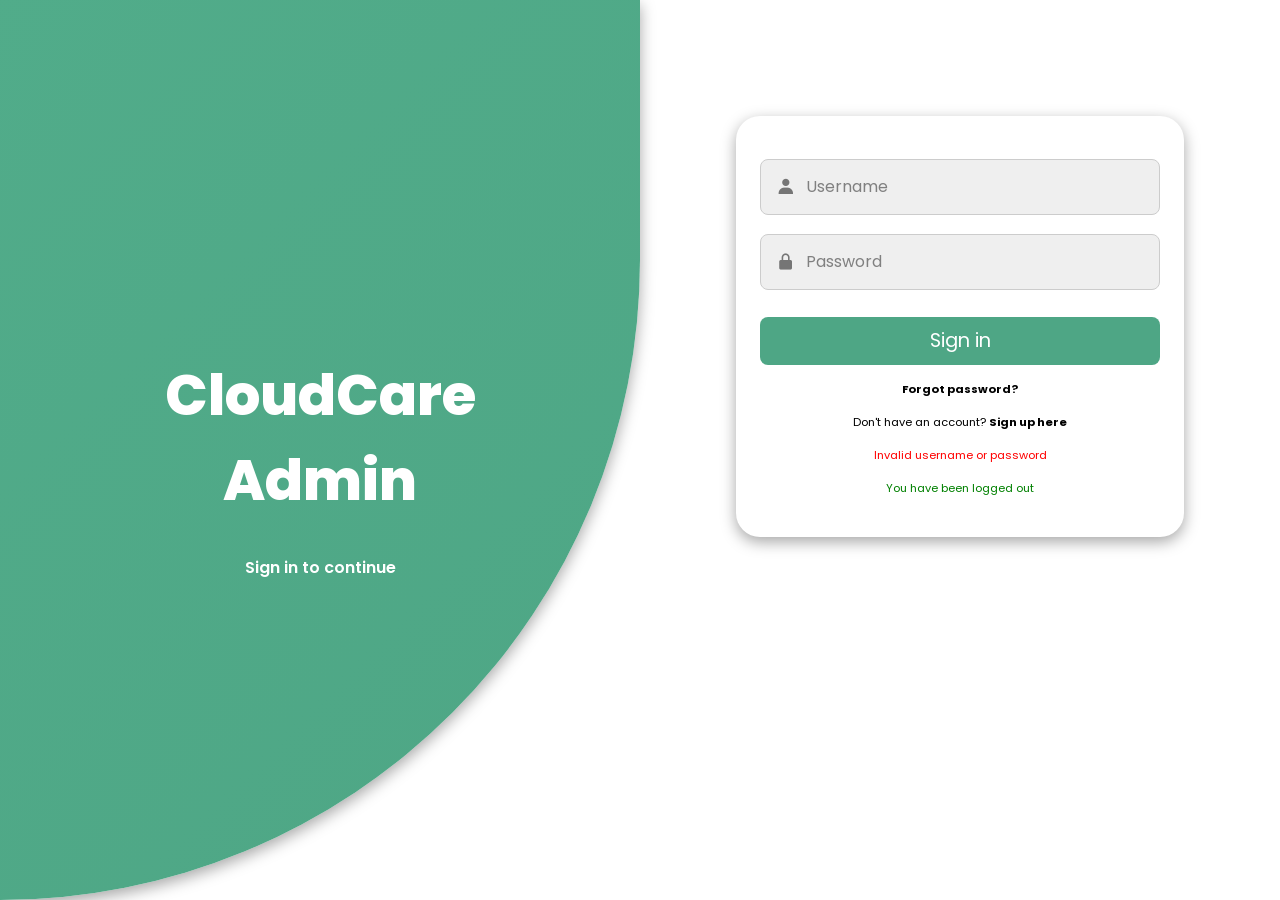
<file: MAIN/cloud-care/src/main/resources/templates/index.html>
<!doctype html>
<html lang="en" xmlns:th="http://www.thymeleaf.org">
<head>
    <meta charset="utf-8" />
    <meta name="viewport" content="width=device-width, initial-scale=1" />
    <title>CloudCare — Login / Register</title>

    <link href="https://fonts.googleapis.com/css2?family=Poppins:wght@200;300;400;500;600&display=swap" rel="stylesheet">
    <link href="https://unpkg.com/boxicons@2.1.4/css/boxicons.min.css" rel="stylesheet">

        <style>
                            :root {
                                --primary-color: #4EA685;
                                --secondary-color: #57B894;
                                --black: #000000;
                                --white: #ffffff;
                                --gray: #efefef;
                                --gray-2: #757575;

                                --facebook-color: #4267B2;
                                --google-color: #DB4437;
                                --twitter-color: #1DA1F2;
                                --insta-color: #E1306C;
                            }

                            * {
                                font-family: 'Poppins', sans-serif;
                                margin: 0;
                                padding: 0;
                                box-sizing: border-box;
                            }

                            html,
                            body {
                                height: 100vh;
                                overflow: hidden;
                            }

                            .container {
                                position: relative;
                                min-height: 100vh;
                                overflow: hidden;
                            }

                            .row {
                                display: flex;
                                flex-wrap: wrap;
                                height: 100vh;
                            }

                            .col {
                                width: 50%;
                            }

                            .align-items-center {
                                display: flex;
                                align-items: center;
                                justify-content: center;
                                text-align: center;
                            }

                            .form-wrapper {
                                width: 100%;
                                max-width: 28rem;
                            }

                            .form {
                                padding: 1.5rem;
                                background-color: var(--white);
                                border-radius: 1.5rem;
                                width: 100%;
                                box-shadow: rgba(0, 0, 0, 0.35) 0px 5px 15px;
                                transform: scale(0);
                                transition: .5s ease-in-out;
                                transition-delay: 1s;
                            }

                            .input-group {
                                position: relative;
                                width: 100%;
                                margin: 1.2rem 0;
                                display: flex;
                                align-items: center;
                            }

                            .input-group i {
                                position: absolute;
                                left: 1rem;
                                font-size: 1.2rem;
                                color: var(--gray-2);
                                pointer-events: none;
                            }

                            .input-group input {
                                width: 100%;
                                padding: 0.9rem 1rem 0.9rem 2.8rem;
                                font-size: 1rem;
                                background-color: var(--gray);
                                border-radius: .5rem;
                                border: 1px solid #ccc;
                                outline: none;
                            }

                            .input-group input::placeholder {
                                color: var(--gray-2);
                                opacity: 0.9;
                            }

                            .input-group input:focus {
                                border-color: var(--primary-color);
                            }

                            .form button {
                                cursor: pointer;
                                width: 100%;
                                padding: .6rem 0;
                                border-radius: .5rem;
                                border: none;
                                background-color: var(--primary-color);
                                color: var(--white);
                                font-size: 1.2rem;
                                outline: none;
                                margin-top: 0.5rem;
                            }

                            .form p {
                                margin: 1rem 0;
                                font-size: .7rem;
                            }

                            .flex-col {
                                flex-direction: column;
                            }

                            .social-list {
                                margin: 2rem 0;
                                padding: 1rem;
                                border-radius: 1.5rem;
                                width: 100%;
                                box-shadow: rgba(0, 0, 0, 0.35) 0px 5px 15px;
                                transform: scale(0);
                                transition: .5s ease-in-out;
                                transition-delay: 1.2s;
                            }

                            .social-list>div {
                                color: var(--white);
                                margin: 0 .5rem;
                                padding: .7rem;
                                cursor: pointer;
                                border-radius: .5rem;
                                cursor: pointer;
                                transform: scale(0);
                                transition: .5s ease-in-out;
                            }

                            .social-list>div:nth-child(1) {
                                transition-delay: 1.4s;
                            }

                            .social-list>div:nth-child(2) {
                                transition-delay: 1.6s;
                            }

                            .social-list>div:nth-child(3) {
                                transition-delay: 1.8s;
                            }

                            .social-list>div:nth-child(4) {
                                transition-delay: 2s;
                            }

                            .social-list>div>i {
                                font-size: 1.5rem;
                                transition: .4s ease-in-out;
                            }

                            .social-list>div:hover i {
                                transform: scale(1.5);
                            }

                            .facebook-bg {
                                background-color: var(--facebook-color);
                            }

                            .google-bg {
                                background-color: var(--google-color);
                            }

                            .twitter-bg {
                                background-color: var(--twitter-color);
                            }

                            .insta-bg {
                                background-color: var(--insta-color);
                            }

                            .pointer {
                                cursor: pointer;
                            }

                            .container.sign-in .form.sign-in,
                            .container.sign-in .social-list.sign-in,
                            .container.sign-in .social-list.sign-in>div,
                            .container.sign-up .form.sign-up,
                            .container.sign-up .social-list.sign-up,
                            .container.sign-up .social-list.sign-up>div {
                                transform: scale(1);
                            }

                            .content-row {
                                position: absolute;
                                top: 0;
                                left: 0;
                                pointer-events: none;
                                z-index: 6;
                                width: 100%;
                            }

                            .text {
                                margin: 4rem;
                                color: var(--white);
                            }

                            .text h2 {
                                font-size: 3.5rem;
                                font-weight: 800;
                                margin: 2rem 0;
                                transition: 1s ease-in-out;
                            }

                            .text p {
                                font-weight: 600;
                                transition: 1s ease-in-out;
                                transition-delay: .2s;
                            }

                            .img img {
                                width: 30vw;
                                transition: 1s ease-in-out;
                                transition-delay: .4s;
                            }

                            .text.sign-in h2,
                            .text.sign-in p,
                            .img.sign-in img {
                                transform: translateX(-250%);
                            }

                            .text.sign-up h2,
                            .text.sign-up p,
                            .img.sign-up img {
                                transform: translateX(250%);
                            }

                            .container.sign-in .text.sign-in h2,
                            .container.sign-in .text.sign-in p,
                            .container.sign-in .img.sign-in img,
                            .container.sign-up .text.sign-up h2,
                            .container.sign-up .text.sign-up p,
                            .container.sign-up .img.sign-up img {
                                transform: translateX(0);
                            }

                            /* BACKGROUND */

                            .container::before {
                                content: "";
                                position: absolute;
                                top: 0;
                                right: 0;
                                height: 100vh;
                                width: 300vw;
                                transform: translate(35%, 0);
                                background-image: linear-gradient(-45deg, var(--primary-color) 0%, var(--secondary-color) 100%);
                                transition: 1s ease-in-out;
                                z-index: 6;
                                box-shadow: rgba(0, 0, 0, 0.35) 0px 5px 15px;
                                border-bottom-right-radius: max(50vw, 50vh);
                                border-top-left-radius: max(50vw, 50vh);
                            }

                            .container.sign-in::before {
                                transform: translate(0, 0);
                                right: 50%;
                            }

                            .container.sign-up::before {
                                transform: translate(100%, 0);
                                right: 50%;
                            }

                            /* RESPONSIVE */

                            @media only screen and (max-width: 425px) {

                                .container::before,
                                .container.sign-in::before,
                                .container.sign-up::before {
                                    height: 100vh;
                                    border-bottom-right-radius: 0;
                                    border-top-left-radius: 0;
                                    z-index: 0;
                                    transform: none;
                                    right: 0;
                                }

                                .container.sign-in .col.sign-in,
                                .container.sign-up .col.sign-up {
                                    transform: translateY(0);
                                }

                                .content-row {
                                    align-items: flex-start !important;
                                }

                                .content-row .col {
                                    transform: translateY(0);
                                    background-color: unset;
                                }

                                .col {
                                    width: 100%;
                                    position: absolute;
                                    padding: 2rem;
                                    background-color: var(--white);
                                    border-top-left-radius: 2rem;
                                    border-top-right-radius: 2rem;
                                    transform: translateY(100%);
                                    transition: 1s ease-in-out;
                                }

                                .row {
                                    align-items: flex-end;
                                    justify-content: flex-end;
                                }

                                .form,
                                .social-list {
                                    box-shadow: none;
                                    margin: 0;
                                    padding: 0;
                                }

                                .text {
                                    margin: 0;
                                }

                                .text p {
                                    display: none;
                                }

                                .text h2 {
                                    margin: .5rem;
                                    font-size: 2rem;
                                }
                            }
    </style>
</head>
<body>

<div id="container" class="container sign-in">
    <div class="row">
        <!-- SIGN UP -->
        <div class="col align-items-center flex-col sign-up">
            <div class="form-wrapper align-items-center">
                <form th:action="@{/register}" method="post" class="form sign-up" th:object="${user}">
                    <div class="input-group">
                        <i class='bx bxs-user'></i>
                        <input type="text" th:field="*{username}" placeholder="Username" required>
                    </div>
                    <div class="input-group">
                        <i class='bx bx-mail-send'></i>
                        <input type="email" th:field="*{email}" placeholder="Email" required>
                    </div>
                    <div class="input-group">
                        <i class='bx bxs-lock-alt'></i>
                        <input type="password" th:field="*{password}" placeholder="Password" required>
                    </div>
                    <div class="input-group">
                        <i class='bx bxs-lock-alt'></i>
                        <input type="password" name="confirmPassword" placeholder="Confirm password" required>
                    </div>
                    <input type="hidden" th:if="${_csrf != null}" th:name="${_csrf.parameterName}" th:value="${_csrf.token}" />
                    <button type="submit">Sign up</button>

                    <p>
                        <span>Already have an account?</span>
                        <b onclick="toggle()" class="pointer">Sign in here</b>
                    </p>c

                    <p th:if="${errorMessage}" th:text="${errorMessage}" style="color:red;"></p>
                </form>
            </div>
        </div>

        <!-- SIGN IN -->
        <div class="col align-items-center flex-col sign-in">
            <div class="form-wrapper align-items-center">
                <form th:action="@{/login}" method="post" class="form sign-in">
                    <div class="input-group">
                        <i class='bx bxs-user'></i>
                        <input type="text" name="username" placeholder="Username" required>
                    </div>
                    <div class="input-group">
                        <i class='bx bxs-lock-alt'></i>
                        <input type="password" name="password" placeholder="Password" required>
                    </div>

                    <input type="hidden" th:if="${_csrf != null}" th:name="${_csrf.parameterName}" th:value="${_csrf.token}" />
                    <button type="submit">Sign in</button>

                    <p><b><a th:href="@{/forgot-password}">Forgot password?</a></b></p>
                    <p>
                        <span>Don't have an account?</span>
                        <b onclick="toggle()" class="pointer">Sign up here</b>
                    </p>

                    <p th:if="${param.error}" style="color:red;">Invalid username or password</p>
                    <p th:if="${param.logout}" style="color:green;">You have been logged out</p>
                </form>
            </div>

            <!-- Verification Form -->
            <div class="form-wrapper align-items-center" th:if="${param.registered}">
                <form th:action="@{/verify}" method="get" class="form">
                    <div class="input-group">
                        <i class='bx bx-check-circle'></i>
                        <input type="text" name="code" placeholder="Enter verification code" required>
                    </div>
                    <button type="submit">Verify Email</button>
                    <p>Check your email for the verification code</p>
                </form>
            </div>
        </div>
    </div>

    <!-- CONTENT ROW -->
    <div class="row content-row">
        <div class="col align-items-center flex-col">
            <div class="text sign-in">
                <h2>CloudCare Admin</h2>
                <p>Sign in to continue</p>
            </div>
        </div>

        <div class="col align-items-center flex-col">
            <div class="text sign-up">
                <h2>Join with us</h2>
                <p>Fill-in your data</p>
            </div>
        </div>
    </div>
</div>

<script>
const container = document.getElementById('container');
function toggle() {
    container.classList.toggle('sign-in');
    container.classList.toggle('sign-up');
}
</script>

</body>
</html>
</file>
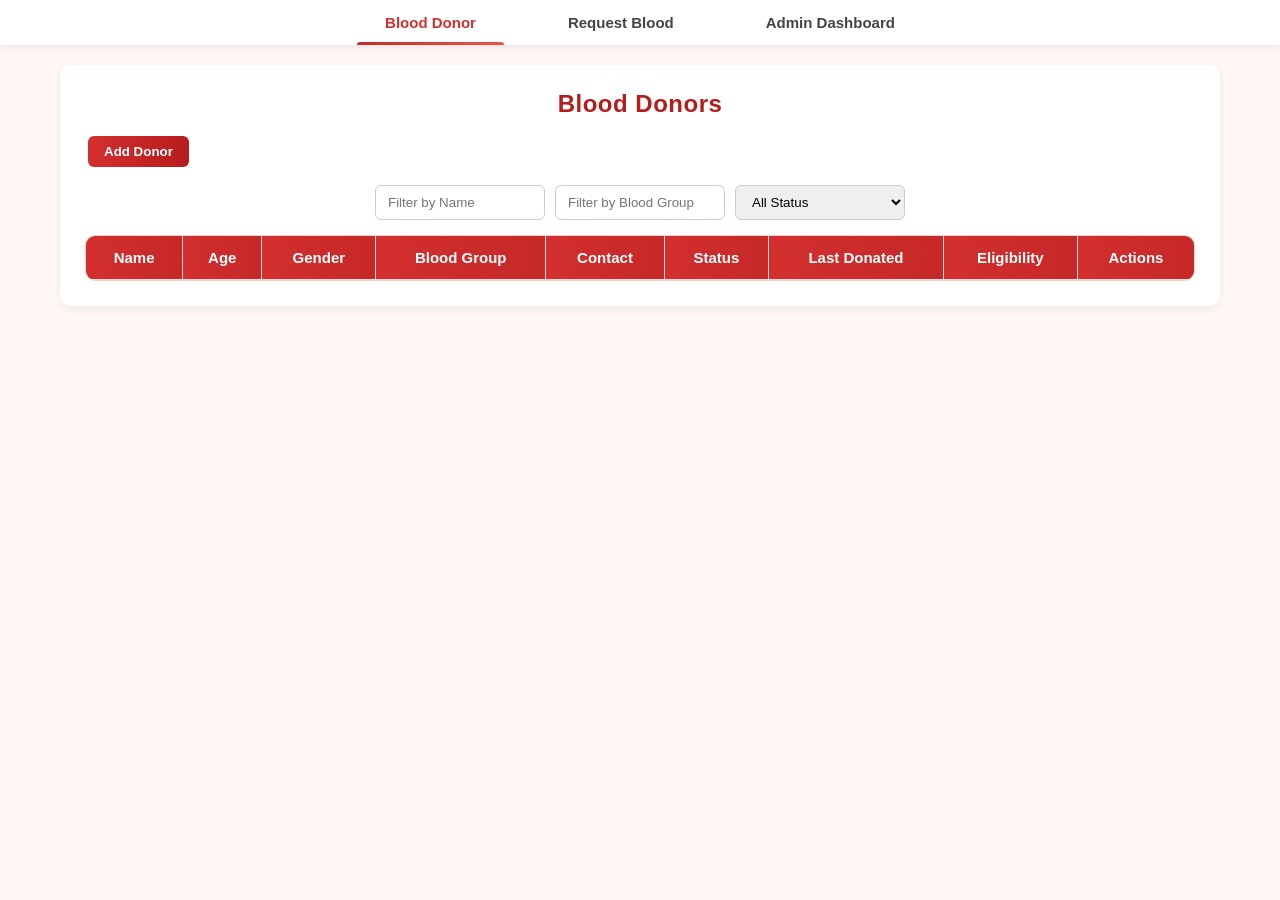
<file: target/classes/templates/dashboard.html>
<!DOCTYPE html>
<html lang="en">
<head>
<meta charset="UTF-8">
<meta name="viewport" content="width=device-width, initial-scale=1.0">
<title>Blood Donor & Request Dashboard</title>
<style>
* { margin: 0; padding: 0; box-sizing: border-box; font-family: 'Poppins', sans-serif; }
body { min-height: 100vh; background: #fff6f6; color: #333; }

/* Top Navigation */
.top-nav { display: flex; justify-content: center; background: #fff; box-shadow: 0 2px 8px rgba(0,0,0,0.08); position: sticky; top: 0; z-index: 100; }
.top-nav button { margin: 0 18px; padding: 14px 28px; border: none; background: none; cursor: pointer; font-weight: 600; color: #444; font-size: 15px; position: relative; transition: all 0.3s; }
.top-nav button:hover { color: #d32f2f; }
.top-nav button.active { color: #d32f2f; }
.top-nav button.active::after { content:""; position:absolute; bottom:0; left:0; right:0; height:3px; background: linear-gradient(to right, #c62828, #ef5350); border-radius: 3px 3px 0 0; }

/* Content Wrapper */
.content { padding: 20px; max-width: 1200px; margin:auto; }

/* Section & Cards */
.section { display:none; }
.section.active { display:block; }
.card { background:#fff; border-radius:10px; padding:25px; box-shadow:0 3px 10px rgba(0,0,0,0.06); margin-bottom:25px; transition: box-shadow 0.3s, transform 0.2s; }
.card:hover { box-shadow:0 5px 18px rgba(0,0,0,0.1); transform:translateY(-2px); }
h2 { text-align:center; color:#b71c1c; margin-bottom:15px; letter-spacing:0.5px; }

/* Filters */
.filter-container { margin:15px 0; display:flex; gap:10px; flex-wrap:wrap; justify-content:center; }
.filter-input { padding:8px 12px; width:170px; border-radius:6px; border:1px solid #ccc; transition:0.3s; }
.filter-input:focus { outline:none; border-color:#d32f2f; box-shadow:0 0 6px rgba(198,40,40,0.4); }

/* Table */
table { width:100%; border-collapse: separate; border-spacing:0; margin-top:15px; border-radius:10px; overflow:hidden; font-size:15px; background:#fff; border:1px solid #f0cfcf; }
table th, table td { padding:13px; text-align:center; border-bottom:1px solid #f5dada; border-right:1px solid #f5dada; }
table th:last-child, table td:last-child { border-right:none; }
table th { background:linear-gradient(to right,#d32f2f,#c62828); color:#fff; font-weight:600; }
table tr:nth-child(even) { background-color:#fff9f9; }
table tr:hover { background:#ffe3e3; transition:0.2s ease; }

/* Buttons */
.btn { padding:8px 16px; border:none; border-radius:6px; cursor:pointer; margin:3px; font-weight:600; transition:0.3s; }
.btn-primary { background: linear-gradient(to right,#d32f2f,#b71c1c); color:#fff; }
.btn-primary:hover { background:#a11414; }
.btn-success { background:#43a047; color:#fff; }
.btn-success:hover { background:#2e7d32; }
.btn-warning { background:#fbc02d; color:#fff; }
.btn-warning:hover { background:#f9a825; }
.btn-danger { background:#e53935; color:#fff; }
.btn-danger:hover { background:#c62828; }
.btn-secondary { background:#b0bec5; color:#fff; }
.btn-secondary:hover { background:#90a4ae; }

/* Modals */
.modal { position:fixed; top:0; left:0; width:100%; height:100%; background:rgba(0,0,0,0.55); display:flex; justify-content:center; align-items:center; opacity:0; visibility:hidden; transition: all 0.3s ease; }
.modal.show { opacity:1; visibility:visible; }
.modal-content { background:#fff; padding:25px; border-radius:12px; width:480px; max-width:95%; position:relative; transform:translateY(-40px); transition: all 0.3s ease-in-out; box-shadow:0 10px 25px rgba(0,0,0,0.2); }
.modal.show .modal-content { transform:translateY(0); }
.close { position:absolute; top:15px; right:20px; cursor:pointer; font-size:22px; color:#666; transition: color 0.2s; }
.close:hover { color:#c62828; }

/* Status Badges */
.status-Pending { background:#ffb300; color:#fff; padding:6px 14px; font-weight:600; box-shadow:0 0 6px rgba(255,179,0,0.3); }
.status-Approved { background:#4caf50; color:#fff; padding:6px 14px; border-radius:12px; font-weight:600; box-shadow:0 0 6px rgba(76,175,80,0.3); }
.status-Rejected { background:#e53935; color:#fff; padding:6px 14px; border-radius:12px; font-weight:600; box-shadow:0 0 6px rgba(229,57,53,0.3); }
</style>
</head>
<body>

<div class="top-nav">
    <button data-section="donors" class="active">Blood Donor</button>
    <button data-section="requests">Request Blood</button>
    <button data-section="admin">Admin Dashboard</button>
</div>

<div class="content">
<section id="donors" class="section active card">
    <h2>Blood Donors</h2>
    <button class="btn btn-primary" onclick="openDonorModal()">Add Donor</button>
    <div class="filter-container">
        <input type="text" placeholder="Filter by Name" id="donorFilterName" class="filter-input" oninput="renderDonors()">
        <input type="text" placeholder="Filter by Blood Group" id="donorFilterBlood" class="filter-input" oninput="renderDonors()">
        <select id="donorFilterStatus" class="filter-input" onchange="renderDonors()">
            <option value="">All Status</option>
            <option>Pending</option>
            <option>Approved</option>
            <option>Rejected</option>
        </select>
    </div>
    <table id="donorTable">
        <thead>
            <tr>
                <th>Name</th><th>Age</th><th>Gender</th><th>Blood Group</th><th>Contact</th>
                <th>Status</th><th>Last Donated</th><th>Eligibility</th><th>Actions</th>
            </tr>
        </thead>
        <tbody></tbody>
    </table>
</section>

<section id="requests" class="section card">
    <h2>Blood Requests</h2>
    <button class="btn btn-primary" onclick="openRequestModal()">Add Request</button>
    <div class="filter-container">
        <input type="text" placeholder="Filter by Name" id="requestFilterName" class="filter-input" oninput="renderRequests()">
        <input type="text" placeholder="Filter by Blood Group" id="requestFilterBlood" class="filter-input" oninput="renderRequests()">
        <select id="requestFilterStatus" class="filter-input" onchange="renderRequests()">
            <option value="">All Status</option>
            <option>Pending</option>
            <option>Approved</option>
            <option>Rejected</option>
        </select>
    </div>
    <table id="requestTable">
        <thead>
            <tr><th>Name</th><th>Blood Group</th><th>Units</th><th>Status</th><th>Actions</th></tr>
        </thead>
        <tbody></tbody>
    </table>
</section>

<section id="admin" class="section card">
    <h2>Admin Dashboard</h2>
    <p>Total Donors: <span id="totalDonors">0</span></p>
    <p>Total Requests: <span id="totalRequests">0</span></p>
</section>
</div>

<!-- Donor Modal -->
<div class="modal" id="donorModal">
    <div class="modal-content">
        <span class="close" onclick="closeDonorModal()">&times;</span>
        <h3>Add / Edit Donor</h3>
        <form id="donorForm">
            <input type="hidden" name="donorIndex" value="">
            <label>Name:</label><br><input type="text" name="name" required><br>
            <label>Age:</label><br><input type="number" name="age" required><br>
            <label>Gender:</label><br><select name="gender" required><option>Male</option><option>Female</option></select><br>
            <label>Blood Group:</label><br>
            <select name="bloodGroup" required>
                <option>A+</option><option>A-</option>
                <option>B+</option><option>B-</option>
                <option>AB+</option><option>AB-</option>
                <option>O+</option><option>O-</option>
            </select><br>
            <label>Contact No:</label><br><input type="text" name="contact" required><br>
            <label>Status:</label><br><select name="status" required><option>Pending</option><option>Approved</option><option>Rejected</option></select><br>
            <label>Last Donated:</label><br><input type="date" name="lastDonated"><br>
            <label>Severe Diseases:</label><br>
            <div>
                <input type="checkbox" name="disease" value="HIV" data-level="3"> HIV (Danger 3)<br>
                <input type="checkbox" name="disease" value="Hepatitis B" data-level="3"> Hepatitis B (Danger 3)<br>
                <input type="checkbox" name="disease" value="Malaria" data-level="2"> Malaria (Danger 2)<br>
                <input type="checkbox" name="disease" value="Heart Disease" data-level="2"> Heart Disease (Danger 2)<br>
                <input type="checkbox" name="disease" value="Diabetes" data-level="1"> Diabetes (Danger 1)<br>
            </div><br>
            <button class="btn btn-success" type="submit">Save</button>
            <button type="button" class="btn btn-secondary" onclick="closeDonorModal()">Cancel</button>
        </form>
    </div>
</div>

<!-- Request Modal -->
<div class="modal" id="requestModal">
    <div class="modal-content">
        <span class="close" onclick="closeRequestModal()">&times;</span>
        <h3>Add / Edit Request</h3>
        <form id="requestForm">
            <input type="hidden" name="requestIndex" value="">
            <label>Name:</label><br><input type="text" name="name" required><br>
            <label>Blood Group:</label><br>
            <select name="bloodGroup" required>
                <option>A+</option><option>A-</option>
                <option>B+</option><option>B-</option>
                <option>AB+</option><option>AB-</option>
                <option>O+</option><option>O-</option>
            </select><br>
            <label>Units:</label><br><input type="number" name="units" min="1" required><br>
            <label>Status:</label><br><select name="status"><option>Pending</option><option>Approved</option><option>Rejected</option></select><br><br>
            <button class="btn btn-success" type="submit">Save</button>
            <button type="button" class="btn btn-secondary" onclick="closeRequestModal()">Cancel</button>
        </form>
    </div>
</div>

<!-- Disease Modal -->
<div class="modal" id="diseaseModal">
  <div class="modal-content">
    <span class="close" onclick="closeDiseaseModal()">&times;</span>
    <h3>Donor Diseases</h3>
    <ul id="diseaseList" style="max-height:200px; overflow-y:auto; padding-left:20px;"></ul>
  </div>
</div>

<script>
// ---------------------------
// Backend URLs
// ---------------------------
const donorAPI = "http://localhost:8080/api/donors";
const requestAPI = "http://localhost:8080/api/requests";

// ---------------------------
// Tabs
// ---------------------------
const navButtons = document.querySelectorAll('.top-nav button');
const sections = document.querySelectorAll('.section');
navButtons.forEach(btn => {
    btn.addEventListener('click', () => {
        navButtons.forEach(b => b.classList.remove('active'));
        btn.classList.add('active');
        sections.forEach(s => s.classList.remove('active'));
        document.getElementById(btn.dataset.section).classList.add('active');
    });
});

// ---------------------------
// Modals
// ---------------------------
const donorModal = document.getElementById('donorModal');
const requestModal = document.getElementById('requestModal');
const diseaseModal = document.getElementById('diseaseModal');
const diseaseList = document.getElementById('diseaseList');

function openDonorModal() { donorModal.classList.add('show'); }
function closeDonorModal() { donorModal.classList.remove('show'); document.forms['donorForm'].reset(); }
function openRequestModal() { requestModal.classList.add('show'); }
function closeRequestModal() { requestModal.classList.remove('show'); document.forms['requestForm'].reset(); }
function closeDiseaseModal() { diseaseModal.classList.remove('show'); }

// ---------------------------
// Backend Functions
// ---------------------------
async function loadDonors() {
    const res = await fetch(donorAPI);
    return await res.json();
}

async function saveDonorBackend(donor) {
    if(donor.id){
        await fetch(`${donorAPI}/${donor.id}`, {
            method: 'PUT',
            headers: {'Content-Type':'application/json'},
            body: JSON.stringify(donor)
        });
    } else {
        await fetch(donorAPI, {
            method: 'POST',
            headers: {'Content-Type':'application/json'},
            body: JSON.stringify(donor)
        });
    }
}

async function deleteDonorBackend(id) {
    await fetch(`${donorAPI}/${id}`, { method: 'DELETE' });
}

async function loadRequests() {
    const res = await fetch(requestAPI);
    return await res.json();
}

async function saveRequestBackend(request) {
    if(request.id){
        await fetch(`${requestAPI}/${request.id}`, {
            method: 'PUT',
            headers: {'Content-Type':'application/json'},
            body: JSON.stringify(request)
        });
    } else {
        await fetch(requestAPI, {
            method: 'POST',
            headers: {'Content-Type':'application/json'},
            body: JSON.stringify(request)
        });
    }
}

async function deleteRequestBackend(id) {
    await fetch(`${requestAPI}/${id}`, { method: 'DELETE' });
}

// ---------------------------
// Eligibility
// ---------------------------
function computeEligibility(lastDonated, diseases) {
    const today = new Date();
    const lastDate = lastDonated ? new Date(lastDonated) : new Date('2000-01-01');
    const monthsDiff = (today.getFullYear() - lastDate.getFullYear())*12 + (today.getMonth() - lastDate.getMonth());
    if(monthsDiff < 3) return "Cannot Donate (Recent)";
    if(diseases.some(d => parseInt(d.level) >= 2)) return "Cannot Donate (Disease)";
    return "Eligible";
}

// ---------------------------
// Render Donors
// ---------------------------
const donorTableBody = document.querySelector('#donorTable tbody');
async function renderDonors() {
    const donors = await loadDonors();
    donorTableBody.innerHTML = '';
    donors.forEach(d => {
        const eligibility = computeEligibility(d.lastDonated, d.diseases || []);
        const row = document.createElement('tr');
        row.innerHTML = `
            <td>${d.name}</td>
            <td>${d.age}</td>
            <td>${d.gender}</td>
            <td>${d.bloodGroup}</td>
            <td>${d.contact}</td>
            <td class="status-${d.status}">${d.status}</td>
            <td>${d.lastDonated||''}</td>
            <td>${eligibility}</td>
            <td>
                <button class="btn btn-warning edit-donor">Edit</button>
                <button class="btn btn-danger delete-donor">Delete</button>
                <button class="btn btn-primary view-diseases">DiseaseDetails</button>
            </td>`;
        donorTableBody.appendChild(row);

        // Attach dynamic event listeners
        row.querySelector('.edit-donor').addEventListener('click', () => editDonor(d.id));
        row.querySelector('.delete-donor').addEventListener('click', () => deleteDonor(d.id));
        row.querySelector('.view-diseases').addEventListener('click', () => viewDiseases(d.id));
    });
    filterDonors();
    updateAdminCounts();
}

// ---------------------------
// Render Requests
// ---------------------------
const requestTableBody = document.querySelector('#requestTable tbody');
async function renderRequests() {
    const requests = await loadRequests();
    requestTableBody.innerHTML = '';
    requests.forEach(r => {
        const row = document.createElement('tr');
        row.innerHTML = `
            <td>${r.name}</td>
            <td>${r.bloodGroup}</td>
            <td>${r.units}</td>
            <td class="status-${r.status}">${r.status}</td>
            <td>
                <button class="btn btn-warning edit-request">Edit</button>
                <button class="btn btn-danger delete-request">Delete</button>
            </td>`;
        requestTableBody.appendChild(row);

        // Attach dynamic event listeners
        row.querySelector('.edit-request').addEventListener('click', () => editRequest(r.id));
        row.querySelector('.delete-request').addEventListener('click', () => deleteRequest(r.id));
    });
    filterRequests();
    updateAdminCounts();
}

// ---------------------------
// Submit Forms
// ---------------------------
document.getElementById('donorForm').addEventListener('submit', async function(e) {
    e.preventDefault();
    const f = e.target;
    const diseases = Array.from(f.querySelectorAll('input[name="disease"]:checked'))
        .map(chk => ({name: chk.value, level: chk.dataset.level}));
    const donor = {
        id: f.donorIndex.value || null,
        name: f.name.value,
        age: parseInt(f.age.value),
        gender: f.gender.value,
        bloodGroup: f.bloodGroup.value,
        contact: f.contact.value,
        status: f.status.value,
        lastDonated: f.lastDonated.value || null,
        diseases: diseases
    };
    await saveDonorBackend(donor);
    closeDonorModal();
    renderDonors();
});

document.getElementById('requestForm').addEventListener('submit', async function(e) {
    e.preventDefault();
    const f = e.target;
    const request = {
        id: f.requestIndex.value || null,
        name: f.name.value,
        bloodGroup: f.bloodGroup.value,
        units: parseInt(f.units.value),
        status: f.status.value
    };
    await saveRequestBackend(request);
    closeRequestModal();
    renderRequests();
});

// ---------------------------
// Edit/Delete/View Functions
// ---------------------------
async function editDonor(id) {
    const donors = await loadDonors();
    const d = donors.find(donor => donor.id == id);
    if(!d) return;
    const f = document.forms['donorForm'];
    f.name.value = d.name; f.age.value = d.age; f.gender.value = d.gender;
    f.bloodGroup.value = d.bloodGroup; f.contact.value = d.contact; f.status.value = d.status;
    f.lastDonated.value = d.lastDonated || ''; f.donorIndex.value = d.id;
    f.querySelectorAll('input[name="disease"]').forEach(chk => chk.checked = false);
    (d.diseases || []).forEach(ds => {
        const el = f.querySelector(`input[name="disease"][value="${ds.name}"]`);
        if(el) el.checked = true;
    });
    openDonorModal();
}

async function deleteDonor(id) {
    if(confirm('Delete this donor?')){
        await deleteDonorBackend(id);
        renderDonors();
    }
}

async function editRequest(id) {
    const requests = await loadRequests();
    const r = requests.find(req => req.id == id);
    if(!r) return;
    const f = document.forms['requestForm'];
    f.name.value = r.name; f.bloodGroup.value = r.bloodGroup; f.units.value = r.units;
    f.status.value = r.status; f.requestIndex.value = r.id;
    openRequestModal();
}

async function deleteRequest(id) {
    if(confirm('Delete this request?')){
        await deleteRequestBackend(id);
        renderRequests();
    }
}

async function viewDiseases(id) {
    const donors = await loadDonors();
    const d = donors.find(donor => donor.id == id);
    if(!d) return;
    diseaseList.innerHTML = '';
    (d.diseases || []).forEach(ds => {
        const li = document.createElement('li');
        li.textContent = `${ds.name} (Danger Level: ${ds.level})`;
        diseaseList.appendChild(li);
    });
    diseaseModal.classList.add('show');
}

// ---------------------------
// Filters
// ---------------------------
function filterDonors() {
    const nameFilter = document.getElementById('donorFilterName').value.toLowerCase();
    const bloodFilter = document.getElementById('donorFilterBlood').value.toLowerCase();
    const statusFilter = document.getElementById('donorFilterStatus').value;
    Array.from(donorTableBody.rows).forEach(row => {
        const name = row.cells[0].textContent.toLowerCase();
        const blood = row.cells[3].textContent.toLowerCase();
        const status = row.cells[5].textContent;
        row.style.display = (name.includes(nameFilter) && blood.includes(bloodFilter) && (statusFilter === '' || status === statusFilter)) ? '' : 'none';
    });
}

function filterRequests() {
    const nameFilter = document.getElementById('requestFilterName').value.toLowerCase();
    const bloodFilter = document.getElementById('requestFilterBlood').value.toLowerCase();
    const statusFilter = document.getElementById('requestFilterStatus').value;
    Array.from(requestTableBody.rows).forEach(row => {
        const name = row.cells[0].textContent.toLowerCase();
        const blood = row.cells[1].textContent.toLowerCase();
        const status = row.cells[3].textContent;
        row.style.display = (name.includes(nameFilter) && blood.includes(bloodFilter) && (statusFilter === '' || status === statusFilter)) ? '' : 'none';
    });
}

// ---------------------------
// Admin Dashboard Counts
// ---------------------------
async function updateAdminCounts() {
    const donors = await loadDonors();
    const requests = await loadRequests();
    document.getElementById('totalDonors').textContent = donors.length;
    document.getElementById('totalRequests').textContent = requests.length;
}

// ---------------------------
// Initial Render
// ---------------------------
renderDonors();
renderRequests();
</script>


</body>
</html>
</file>
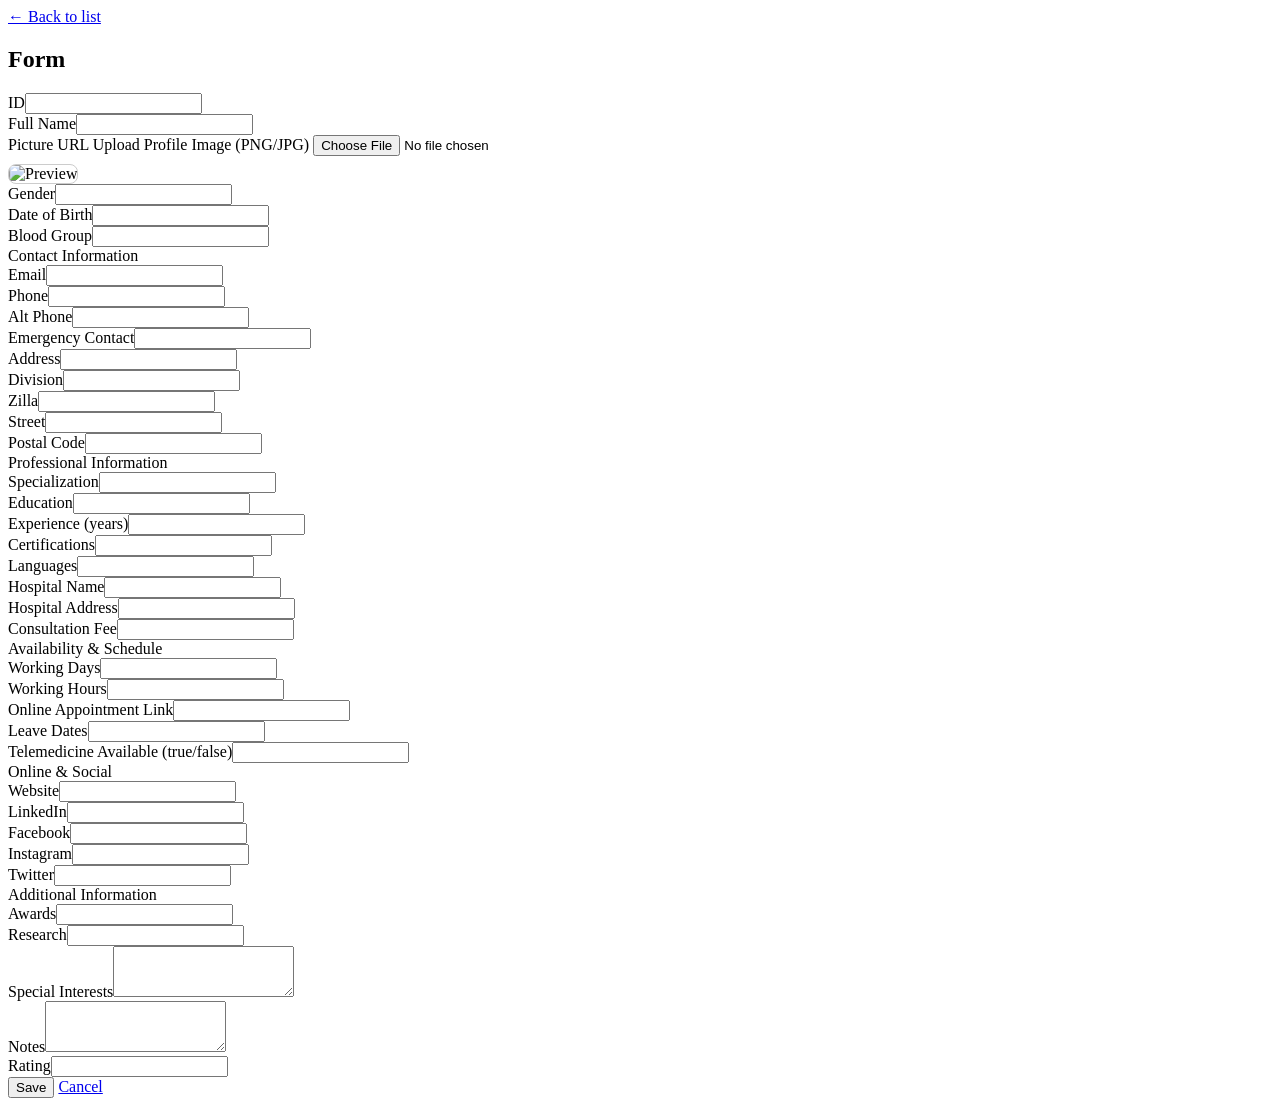
<file: target/classes/templates/form.html>
<!DOCTYPE html>
<html xmlns:th="http://www.thymeleaf.org">
<head>
  <meta charset="utf-8"/>
  <title th:text="${action} + ' Doctor'">Doctor Form</title>
  <link rel="stylesheet" th:href="@{/css/style.css}"/>
  <style>
    /* Quick inline styling for image preview */
    #previewImage {
      width: 140px;
      height: 140px;
      border-radius: 8px;
      margin-top: 8px;
      object-fit: cover;
      border: 1px solid #ccc;
    }
  </style>
</head>
<body>

<a href="/doctors" class="btn cancel" style="margin-bottom:15px;">&larr; Back to list</a>
<h2 th:text="${action} + ' Doctor'">Form</h2>

<div class="form">
  <form th:action="@{/doctors/save}" method="post" enctype="multipart/form-data">
    <input type="hidden" name="oldId" th:value="${oldId}"/>
    <div class="row">
      <div><label>ID</label><input type="number" name="id" th:value="${doctor.id}" /></div>
      <div><label>Full Name</label><input type="text" name="fullName" th:value="${doctor.fullName}" /></div>
      
      <!-- Picture URL with live preview -->
      <div>
        <label>Picture URL</label>
        <label>Upload Profile Image (PNG/JPG)</label>
<input type="file" id="profileImageFile" name="profileImageFile" accept="image/png,image/jpeg" />

<!-- existing Picture URL input is OK to keep; file upload will override if provided -->

      </div>
      <div>
        <img id="previewImage" th:src="${doctor.pictureUrl}" alt="Preview"/>
      </div>

      <div><label>Gender</label><input type="text" name="gender" th:value="${doctor.gender}" /></div>
      <div><label>Date of Birth</label><input type="text" name="dob" th:value="${doctor.dob}" /></div>
      <div><label>Blood Group</label><input type="text" name="bloodGroup" th:value="${doctor.bloodGroup}" /></div>

      <!-- Rest of your fields remain the same -->
      <div class="full"><label>Contact Information</label></div>
      <div><label>Email</label><input type="text" name="email" th:value="${doctor.email}" /></div>
      <div><label>Phone</label><input type="text" name="phone" th:value="${doctor.phone}" /></div>
      <div><label>Alt Phone</label><input type="text" name="altPhone" th:value="${doctor.altPhone}" /></div>
      <div><label>Emergency Contact</label><input type="text" name="emergencyContact" th:value="${doctor.emergencyContact}" /></div>
      <div class="full"><label>Address</label><input type="text" name="address" th:value="${doctor.address}" /></div>
      <div><label>Division</label><input type="text" name="division" th:value="${doctor.division}" /></div>
      <div><label>Zilla</label><input type="text" name="zilla" th:value="${doctor.zilla}" /></div>
      <div><label>Street</label><input type="text" name="street" th:value="${doctor.street}" /></div>
      <div><label>Postal Code</label><input type="text" name="postalCode" th:value="${doctor.postalCode}" /></div>

      <div class="full"><label>Professional Information</label></div>
      <div><label>Specialization</label><input type="text" name="specialization" th:value="${doctor.specialization}" /></div>
      <div><label>Education</label><input type="text" name="education" th:value="${doctor.education}" /></div>
      <div><label>Experience (years)</label><input type="number" name="experienceYears" th:value="${doctor.experienceYears}" /></div>
      <div><label>Certifications</label><input type="text" name="certifications" th:value="${doctor.certifications}" /></div>
      <div><label>Languages</label><input type="text" name="languages" th:value="${doctor.languages}" /></div>
      <div><label>Hospital Name</label><input type="text" name="hospitalName" th:value="${doctor.hospitalName}" /></div>
      <div class="full"><label>Hospital Address</label><input type="text" name="hospitalAddress" th:value="${doctor.hospitalAddress}" /></div>
      <div><label>Consultation Fee</label><input type="text" name="consultationFee" th:value="${doctor.consultationFee}" /></div>

      <div class="full"><label>Availability & Schedule</label></div>
      <div><label>Working Days</label><input type="text" name="workingDays" th:value="${doctor.workingDays}" /></div>
      <div><label>Working Hours</label><input type="text" name="workingHours" th:value="${doctor.workingHours}" /></div>
      <div><label>Online Appointment Link</label><input type="text" name="onlineAppointmentLink" th:value="${doctor.onlineAppointmentLink}" /></div>
      <div><label>Leave Dates</label><input type="text" name="leaveDates" th:value="${doctor.leaveDates}" /></div>
      <div><label>Telemedicine Available (true/false)</label><input type="text" name="telemedicineAvailable" th:value="${doctor.telemedicineAvailable}" /></div>

      <div class="full"><label>Online & Social</label></div>
      <div><label>Website</label><input type="text" name="website" th:value="${doctor.website}" /></div>
      <div><label>LinkedIn</label><input type="text" name="linkedin" th:value="${doctor.linkedin}" /></div>
      <div><label>Facebook</label><input type="text" name="facebook" th:value="${doctor.facebook}" /></div>
      <div><label>Instagram</label><input type="text" name="instagram" th:value="${doctor.instagram}" /></div>
      <div><label>Twitter</label><input type="text" name="twitter" th:value="${doctor.twitter}" /></div>

      <div class="full"><label>Additional Information</label></div>
      <div><label>Awards</label><input type="text" name="awards" th:value="${doctor.awards}" /></div>
      <div><label>Research</label><input type="text" name="publications" th:value="${doctor.publications}" /></div>
      <div class="full"><label>Special Interests</label><textarea name="specialInterests" rows="3" th:text="${doctor.specialInterests}"></textarea></div>
      <div class="full"><label>Notes</label><textarea name="notes" rows="3" th:text="${doctor.notes}"></textarea></div>
      <div><label>Rating</label><input type="text" name="rating" th:value="${doctor.rating}" /></div>
    </div>

    <div class="actions">
      <button type="submit" class="btn save">Save</button>
      <a href="/doctors" class="btn cancel">Cancel</a>
    </div>
  </form>
</div>

<script>
  const urlInput = document.getElementById('pictureUrlInput');
  const fileInput = document.getElementById('profileImageFile');
  const preview = document.getElementById('previewImage');

  // URL preview
  urlInput && urlInput.addEventListener('input', () => {
    if (urlInput.value && urlInput.value.trim() !== '') {
      preview.src = urlInput.value;
    } else {
      preview.src = '/images/image.png';
    }
  });

  // File preview
  fileInput && fileInput.addEventListener('change', (e) => {
    const file = e.target.files[0];
    if (!file) return;
    const reader = new FileReader();
    reader.onload = (ev) => {
      preview.src = ev.target.result;
    };
    reader.readAsDataURL(file);
  });
</script>


</body>
</html>
</file>
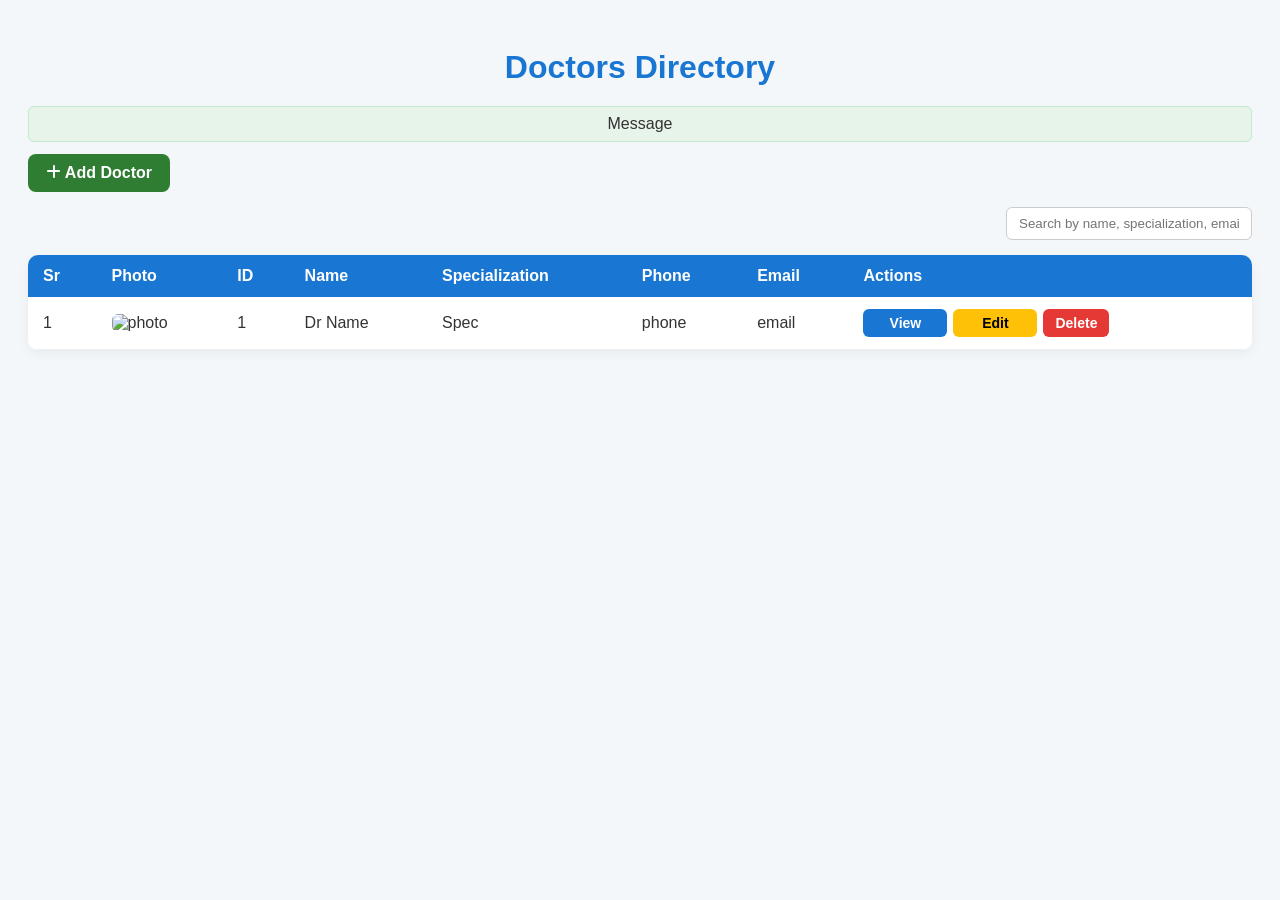
<file: target/classes/templates/list.html>
<!DOCTYPE html>
<html xmlns:th="http://www.thymeleaf.org">
<head>
  <meta charset="utf-8"/>
  <title>Doctors Directory</title>
  <!-- FontAwesome for icons -->
  <link rel="stylesheet" href="https://cdnjs.cloudflare.com/ajax/libs/font-awesome/6.4.0/css/all.min.css"/>
  <style>
    body {
      font-family: 'Segoe UI', Tahoma, Geneva, Verdana, sans-serif;
      background: #f4f7f9;
      color: #333;
      padding: 20px;
    }

    h1 {
      color: #1976d2;
      margin-bottom: 20px;
      text-align: center;
    }

    .create-btn {
      background: #2e7d32;
      color: white;
      padding: 10px 18px;
      border-radius: 8px;
      text-decoration: none;
      display: inline-block;
      margin-bottom: 15px;
      font-weight: 600;
      transition: background 0.3s;
    }

    .create-btn:hover {
      background: #1b5e20;
    }

    .msg {
      background:#e7f4ea;
      padding:8px;
      border:1px solid #c6e7d0;
      margin-bottom:12px;
      border-radius:6px;
      text-align:center;
    }

    table {
      width: 100%;
      border-collapse: collapse;
      background: white;
      border-radius: 10px;
      overflow: hidden;
      box-shadow: 0 4px 12px rgba(0,0,0,0.05);
    }

    th, td {
      text-align: left;
      padding: 12px 15px;
    }

    th {
      background: #1976d2;
      color: white;
      font-weight: 600;
    }

    tbody tr {
      border-bottom: 1px solid #eee;
      transition: background 0.2s;
    }

    tbody tr:hover {
      background: #f0f4ff;
    }

    img {
      border-radius: 6px;
      width: 60px;
      height: 60px;
      object-fit: cover;
    }

    .actions {
      display: flex;
      gap: 6px;
    }

    .btn {
      display: inline-block;
      padding: 6px 12px;
      border-radius: 6px;
      font-size: 14px;
      font-weight: 600;
      text-align: center;
      border: none;
      cursor: pointer;
      transition: background 0.3s, color 0.3s;
      min-width: 60px;
    }

    .btn.view {
      background: #1976d2;
      color: white;
    }

    .btn.edit {
      background: #ffc107;
      color: black;
    }

    .btn.delete {
      background: #e53935;
      color: white;
    }

    .btn:hover {
      opacity: 0.9;
    }

    .search-container {
      margin-bottom: 15px;
      display: flex;
      justify-content: flex-end;
      gap: 10px;
    }

    .search-container input {
      padding: 8px 12px;
      border-radius: 6px;
      border: 1px solid #ccc;
      width: 220px;
    }

    @media (max-width: 900px) {
      table, thead, tbody, th, td, tr { display: block; }
      thead tr { display: none; }
      tbody tr {
        margin-bottom: 15px;
        border-radius: 12px;
        background: #fff;
        box-shadow: 0 4px 12px rgba(0,0,0,0.05);
        padding: 12px;
      }
      tbody td {
        padding: 8px;
        text-align: right;
        position: relative;
      }
      tbody td::before {
        content: attr(data-label);
        position: absolute;
        left: 15px;
        font-weight: 600;
        text-align: left;
      }
      .actions { justify-content: flex-start; margin-top: 8px; }
    }
  </style>
</head>
<body>

<h1>Doctors Directory</h1>

<div th:if="${msg}" class="msg" th:text="${msg}">Message</div>

<a href="/doctors/new" class="create-btn"><i class="fa fa-plus"></i> Add Doctor</a>

<div class="search-container">
  <input type="text" id="searchInput" placeholder="Search by name, specialization, email..." onkeyup="searchTable()">
</div>

<table id="doctorsTable">
  <thead>
    <tr>
      <th>Sr</th>
      <th>Photo</th>
      <th>ID</th>
      <th>Name</th>
      <th>Specialization</th>
      <th>Phone</th>
      <th>Email</th>
      <th>Actions</th>
    </tr>
  </thead>
  <tbody>
    <tr th:each="doc, iterStat : ${doctors}">
      <td data-label="Sr" th:text="${iterStat.index + 1}">1</td>
      <td data-label="Photo"><img th:src="${doc.pictureUrl}" alt="photo"/></td>
      <td data-label="ID" th:text="${doc.id}">1</td>
      <td data-label="Name" th:text="${doc.fullName}">Dr Name</td>
      <td data-label="Specialization" th:text="${doc.specialization}">Spec</td>
      <td data-label="Phone" th:text="${doc.phone}">phone</td>
      <td data-label="Email" th:text="${doc.email}">email</td>
      <td data-label="Actions" class="actions">
        <a th:href="@{|/doctors/${doc.id}|}" class="btn view">View</a>
        <a th:href="@{|/doctors/${doc.id}/edit|}" class="btn edit">Edit</a>
        <form th:action="@{|/doctors/${doc.id}/delete|}" method="post" style="display:inline">
          <button type="submit" class="btn delete" onclick="return confirm('Delete this doctor?')">Delete</button>
        </form>
      </td>
    </tr>
  </tbody>
</table>

<script>
  // Simple table search
  function searchTable() {
    const input = document.getElementById('searchInput').value.toLowerCase();
    const rows = document.querySelectorAll('#doctorsTable tbody tr');
    rows.forEach(row => {
      const text = row.textContent.toLowerCase();
      row.style.display = text.includes(input) ? '' : 'none';
    });
  }
</script>

</body>
</html>
</file>
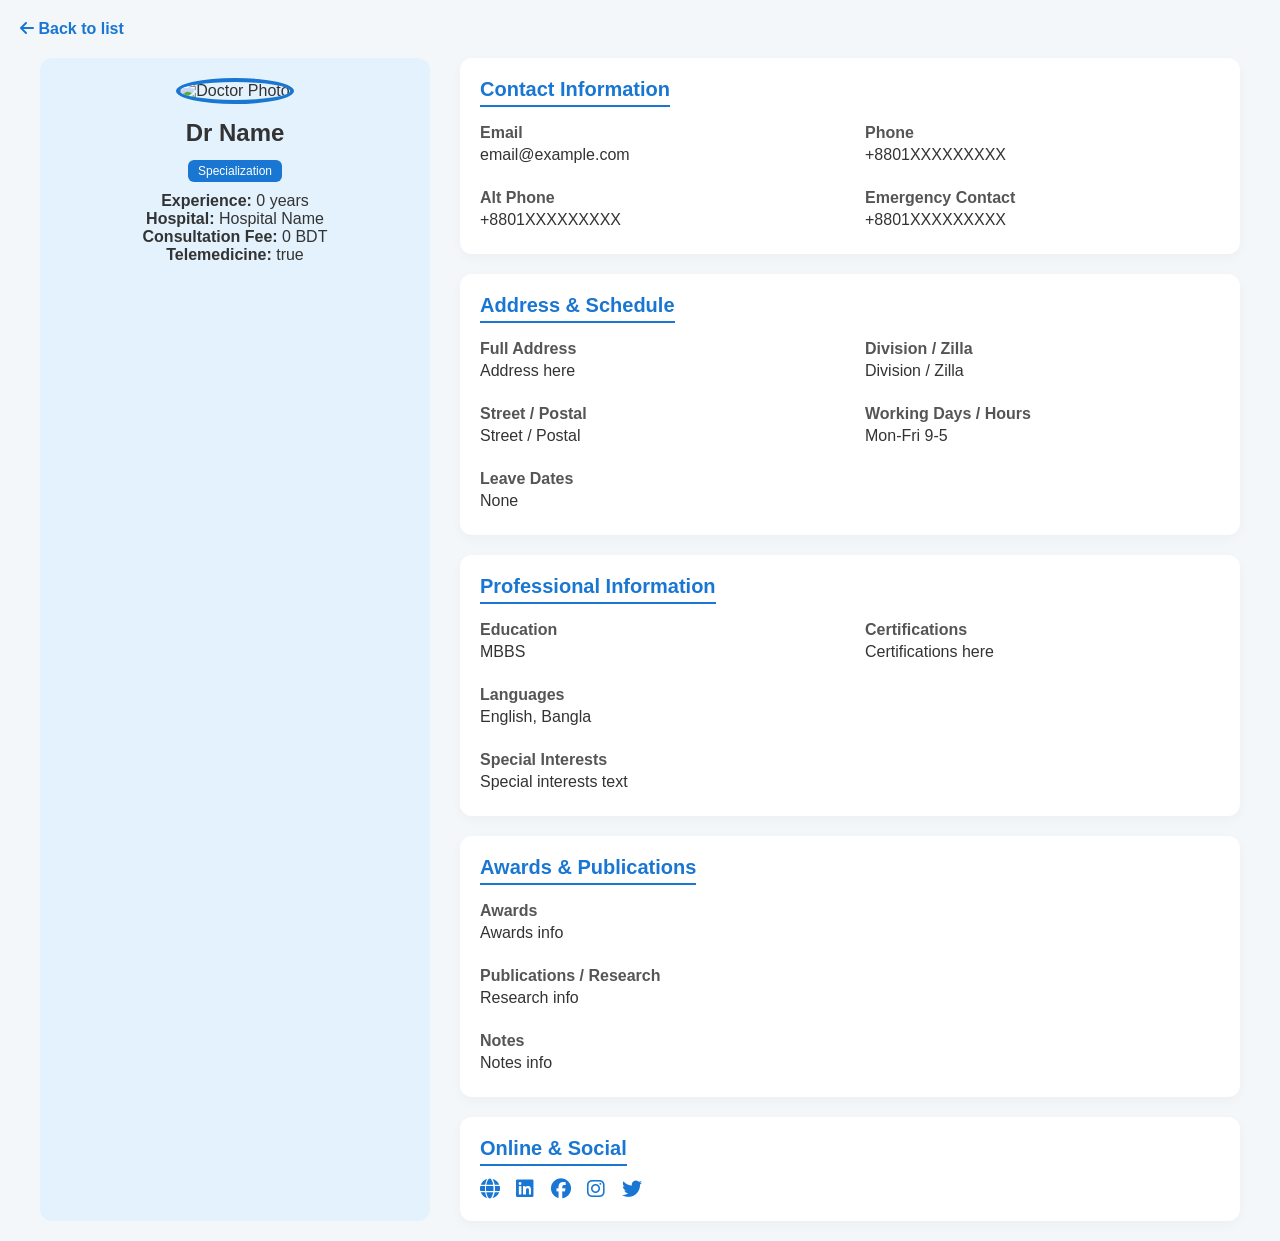
<file: target/classes/templates/view.html>
<!DOCTYPE html>
<html xmlns:th="http://www.thymeleaf.org">
<head>
  <meta charset="UTF-8">
  <title th:text="${doctor.fullName} + ' — Profile'">Doctor Profile</title>
  <!-- FontAwesome for icons -->
  <link rel="stylesheet" href="https://cdnjs.cloudflare.com/ajax/libs/font-awesome/6.4.0/css/all.min.css"/>
  <style>
    /* Reset */
    * { box-sizing: border-box; margin: 0; padding: 0; }

    body {
      font-family: 'Segoe UI', Tahoma, Geneva, Verdana, sans-serif;
      background: #f4f7f9;
      color: #333;
      padding: 20px;
    }

    a { text-decoration: none; color: inherit; }

    .back {
      display: inline-block;
      margin-bottom: 20px;
      color: #1976d2;
      font-weight: 600;
    }

    .profile-container {
      max-width: 1200px;
      margin: 0 auto;
      display: grid;
      grid-template-columns: 1fr 2fr;
      gap: 30px;
    }

    .profile-card {
      background: #fff;
      border-radius: 12px;
      padding: 25px;
      box-shadow: 0 8px 20px rgba(0,0,0,0.05);
      display: flex;
      flex-direction: column;
    }

    .profile-left {
      text-align: center;
      background: #e3f2fd;
      padding: 20px;
      border-radius: 12px;
    }

    .profile-left img {
      width: 180px;
      height: 180px;
      object-fit: cover;
      border-radius: 50%;
      margin-bottom: 15px;
      border: 4px solid #1976d2;
    }

    .profile-left h2 {
      font-size: 24px;
      margin-bottom: 8px;
    }

    .badge {
      display: inline-block;
      background: #1976d2;
      color: white;
      padding: 4px 10px;
      border-radius: 6px;
      font-size: 12px;
      margin-top: 5px;
    }

    .profile-right {
      display: flex;
      flex-direction: column;
      gap: 20px;
    }

    .section {
      background: #fff;
      padding: 20px;
      border-radius: 12px;
      box-shadow: 0 4px 12px rgba(0,0,0,0.03);
    }

    .section h3 {
      margin-bottom: 12px;
      color: #1976d2;
      border-bottom: 2px solid #1976d2;
      display: inline-block;
      padding-bottom: 4px;
      font-size: 20px;
    }

    .info-grid {
      display: grid;
      grid-template-columns: 1fr 1fr;
      gap: 15px 30px;
    }

    .info-grid div {
      padding: 5px 0;
    }

    .info-grid strong {
      display: block;
      margin-bottom: 4px;
      color: #555;
    }

    .social-links a {
      display: inline-block;
      margin-right: 12px;
      font-size: 20px;
      color: #1976d2;
      transition: color 0.3s;
    }

    .social-links a:hover { color: #0d47a1; }

    .full-width {
      grid-column: 1 / -1;
    }

    @media (max-width: 900px) {
      .profile-container {
        grid-template-columns: 1fr;
      }
      .info-grid {
        grid-template-columns: 1fr;
      }
    }
  </style>
</head>
<body>

<a href="/doctors" class="back"><i class="fa fa-arrow-left"></i> Back to list</a>

<div class="profile-container">
  <!-- LEFT COLUMN -->
  <div class="profile-left">
    <img th:src="${doctor.pictureUrl}" alt="Doctor Photo"/>
    <h2 th:text="${doctor.fullName}">Dr Name</h2>
    <span class="badge" th:text="${doctor.specialization}">Specialization</span>
    <p style="margin-top:10px;"><strong>Experience:</strong> <span th:text="${doctor.experienceYears}">0</span> years</p>
    <p><strong>Hospital:</strong> <span th:text="${doctor.hospitalName}">Hospital Name</span></p>
    <p><strong>Consultation Fee:</strong> <span th:text="${doctor.consultationFee}">0</span> BDT</p>
    <p><strong>Telemedicine:</strong> <span th:text="${doctor.telemedicineAvailable}">true</span></p>
  </div>

  <!-- RIGHT COLUMN -->
  <div class="profile-right">
    <!-- Contact Info -->
    <div class="section">
      <h3>Contact Information</h3>
      <div class="info-grid">
        <div>
          <strong>Email</strong>
          <span th:text="${doctor.email}">email@example.com</span>
        </div>
        <div>
          <strong>Phone</strong>
          <span th:text="${doctor.phone}">+8801XXXXXXXXX</span>
        </div>
        <div>
          <strong>Alt Phone</strong>
          <span th:text="${doctor.altPhone}">+8801XXXXXXXXX</span>
        </div>
        <div>
          <strong>Emergency Contact</strong>
          <span th:text="${doctor.emergencyContact}">+8801XXXXXXXXX</span>
        </div>
      </div>
    </div>

    <!-- Address & Schedule -->
    <div class="section">
      <h3>Address & Schedule</h3>
      <div class="info-grid">
        <div>
          <strong>Full Address</strong>
          <span th:text="${doctor.address}">Address here</span>
        </div>
        <div>
          <strong>Division / Zilla</strong>
          <span th:text="${doctor.division} + ' / ' + ${doctor.zilla}">Division / Zilla</span>
        </div>
        <div>
          <strong>Street / Postal</strong>
          <span th:text="${doctor.street} + ' / ' + ${doctor.postalCode}">Street / Postal</span>
        </div>
        <div>
          <strong>Working Days / Hours</strong>
          <span th:text="${doctor.workingDays} + ' ' + ${doctor.workingHours}">Mon-Fri 9-5</span>
        </div>
        <div class="full-width">
          <strong>Leave Dates</strong>
          <span th:text="${doctor.leaveDates}">None</span>
        </div>
      </div>
    </div>

    <!-- Professional Info -->
    <div class="section">
      <h3>Professional Information</h3>
      <div class="info-grid">
        <div>
          <strong>Education</strong>
          <span th:text="${doctor.education}">MBBS</span>
        </div>
        <div>
          <strong>Certifications</strong>
          <span th:text="${doctor.certifications}">Certifications here</span>
        </div>
        <div>
          <strong>Languages</strong>
          <span th:text="${doctor.languages}">English, Bangla</span>
        </div>
        <div class="full-width">
          <strong>Special Interests</strong>
          <span th:text="${doctor.specialInterests}">Special interests text</span>
        </div>
      </div>
    </div>

    <!-- Awards & Publications -->
    <div class="section">
      <h3>Awards & Publications</h3>
      <div class="info-grid">
        <div class="full-width">
          <strong>Awards</strong>
          <span th:text="${doctor.awards}">Awards info</span>
        </div>
        <div class="full-width">
          <strong>Publications / Research</strong>
          <span th:text="${doctor.publications}">Research info</span>
        </div>
        <div class="full-width">
          <strong>Notes</strong>
          <span th:text="${doctor.notes}">Notes info</span>
        </div>
      </div>
    </div>

    <!-- Social / Online -->
    <div class="section">
      <h3>Online & Social</h3>
      <div class="social-links">
        <a th:href="${doctor.website}" target="_blank" th:if="${doctor.website}"><i class="fa fa-globe"></i></a>
        <a th:href="${doctor.linkedin}" target="_blank" th:if="${doctor.linkedin}"><i class="fab fa-linkedin"></i></a>
        <a th:href="${doctor.facebook}" target="_blank" th:if="${doctor.facebook}"><i class="fab fa-facebook"></i></a>
        <a th:href="${doctor.instagram}" target="_blank" th:if="${doctor.instagram}"><i class="fab fa-instagram"></i></a>
        <a th:href="${doctor.twitter}" target="_blank" th:if="${doctor.twitter}"><i class="fab fa-twitter"></i></a>
      </div>
    </div>
  </div>
</div>

</body>
</html>
</file>
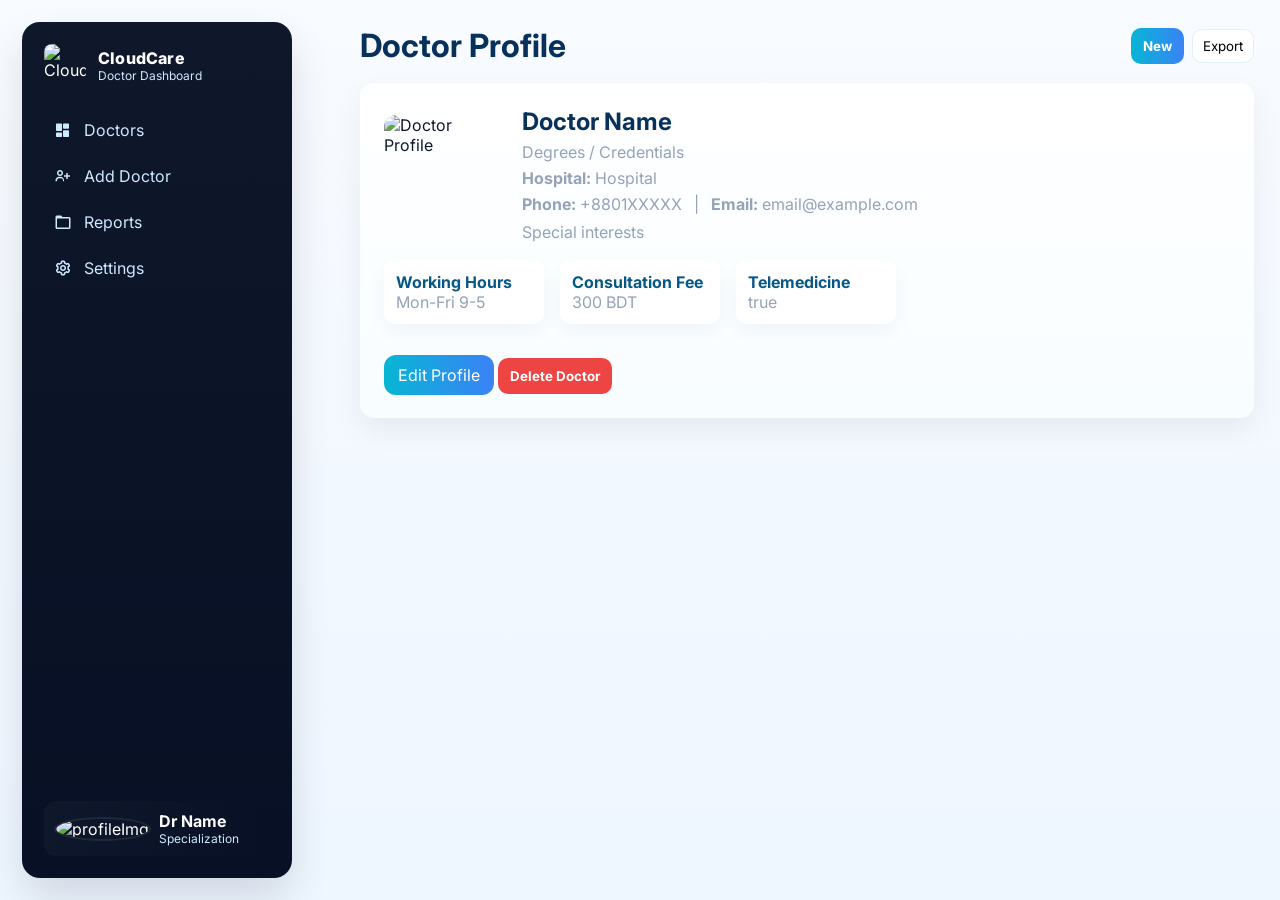
<file: SACHI/target/classes/templates/dashboard.html>
<!DOCTYPE html>
<html lang="en" xmlns:th="http://www.thymeleaf.org">
<head>
  <meta charset="utf-8" />
  <meta name="viewport" content="width=device-width,initial-scale=1" />
  <title>CloudCare — Dashboard</title>
  <link href="https://fonts.googleapis.com/css2?family=Inter:wght@300;400;600;700&display=swap" rel="stylesheet">
  <link href="https://unpkg.com/boxicons@2.1.4/css/boxicons.min.css" rel="stylesheet">
  <style>
    :root{
      --sidebar:#0f172a; --accent:#0ea5e9; --soft:#f8fafc; --muted:#94a3b8;
    }
    *{box-sizing:border-box;font-family:Inter,system-ui,-apple-system,"Segoe UI",Roboto,"Helvetica Neue",Arial}
    body{margin:0;background:linear-gradient(180deg,#f8fbff,#eef6ff);color:#0f172a}
    .wrap{display:flex;min-height:100vh;gap:20px}
    .sidebar{
      width:270px;background:linear-gradient(180deg,var(--sidebar),#071024);color:#fff;padding:22px;border-radius:18px;margin:22px;
      box-shadow: 0 20px 40px rgba(2,6,23,0.12);display:flex;flex-direction:column;gap:18px;
    }
    .logo-details{display:flex;gap:12px;align-items:center}
    .logo-details img{width:42px;height:42px;border-radius:8px;object-fit:cover}
    .logo_name{font-weight:800;color:#fff;letter-spacing:0.2px}
    .nav-links{list-style:none;padding:0;margin-top:6px;display:flex;flex-direction:column;gap:6px}
    .nav-links a{display:flex;gap:12px;align-items:center;padding:10px;border-radius:10px;color:#cfe9ff;text-decoration:none}
    .nav-links a:hover{background:rgba(255,255,255,0.04);color:white}
    .sidebar .profile-details{margin-top:auto;background:linear-gradient(90deg,rgba(255,255,255,0.03),transparent);padding:10px;border-radius:12px;display:flex;gap:10px;align-items:center}
    .profile-content img{width:48px;height:48px;border-radius:50%;object-fit:cover;border:2px solid rgba(255,255,255,0.08)}
    .profile_name{font-weight:700}
    .job{font-size:12px;color:#cfe9ff}
    .home-section{flex:1;padding:26px}
    .header{display:flex;justify-content:space-between;align-items:center;gap:12px}
    .header h1{margin:0;color:#07305a}
    .doctor-card{
      margin-top:18px;background:linear-gradient(180deg,#fff,#f8fdff);padding:24px;border-radius:14px;box-shadow:0 12px 30px rgba(2,6,23,0.06);
    }
    .doctor-header{display:flex;gap:18px;align-items:center}
    .doctor-header img{width:120px;height:120px;border-radius:12px;object-fit:cover}
    .doctor-info h2{margin:0;color:#07305a}
    .doctor-info p{margin:6px 0;color:var(--muted)}
    .logout{margin-top:14px;padding:10px 12px;border-radius:10px;border:0;background:#ef4444;color:#fff;font-weight:700}
    @media (max-width:1000px){ .wrap{flex-direction:column} .sidebar{width:auto;margin:12px;border-radius:12px} }
  </style>
</head>
<body>
  <div class="wrap">
    <aside class="sidebar">
      <div class="logo-details">
        <img th:src="@{/images/logo.png}" alt="CloudCare Logo">
        <div>
          <div class="logo_name">CloudCare</div>
          <div style="font-size:12px;color:#cfe9ff">Doctor Dashboard</div>
        </div>
      </div>

      <nav>
        <ul class="nav-links">
          <li><a href="/doctors"><i class='bx bxs-dashboard' style="font-size:18px"></i> Doctors</a></li>
          <li><a href="/doctors/new"><i class='bx bx-user-plus' style="font-size:18px"></i> Add Doctor</a></li>
          <li><a href="#"><i class='bx bx-folder' style="font-size:18px"></i> Reports</a></li>
          <li><a href="#"><i class='bx bx-cog' style="font-size:18px"></i> Settings</a></li>
        </ul>
      </nav>

      <div class="profile-details">
        <a th:href="@{/doctors}" style="display:flex;align-items:center;text-decoration:none;color:inherit">
          <div class="profile-content">
            <img th:src="${doctor.pictureUrl != null and doctor.pictureUrl ne ''} ? ${doctor.pictureUrl} : @{/images/image.png}" alt="profileImg">
          </div>
          <div style="margin-left:8px">
            <div class="profile_name" th:text="${doctor.fullName}">Dr Name</div>
            <div class="job" th:text="${doctor.specialization}">Specialization</div>
          </div>
        </a>
      </div>
    </aside>

    <main class="home-section">
      <div class="header">
        <h1>Doctor Profile</h1>
        <div style="display:flex;gap:8px;align-items:center">
          <button style="background:linear-gradient(90deg,#06b6d4,#3b82f6);color:#fff;border:0;padding:10px 12px;border-radius:10px;font-weight:700">New</button>
          <button style="background:#fff;border:1px solid #e6eef8;padding:8px 10px;border-radius:10px">Export</button>
        </div>
      </div>

      <section class="doctor-card">
        <div class="doctor-header">
          <img th:src="${doctor.pictureUrl != null and doctor.pictureUrl ne ''} ? ${doctor.pictureUrl} : @{/images/image.png}" alt="Doctor Profile">
          <div class="doctor-info">
            <h2 th:text="${doctor.fullName}">Doctor Name</h2>
            <p th:text="${doctor.education}">Degrees / Credentials</p>
            <p><strong>Hospital:</strong> <span th:text="${doctor.hospitalName}">Hospital</span></p>
            <p><strong>Phone:</strong> <span th:text="${doctor.phone}">+8801XXXXX</span> &nbsp; | &nbsp; <strong>Email:</strong> <span th:text="${doctor.email}">email@example.com</span></p>
            <div style="margin-top:8px;color:var(--muted)" th:text="${doctor.specialInterests}">Special interests</div>
          </div>
        </div>

        <div style="display:flex;gap:16px;margin-top:18px;flex-wrap:wrap">
          <div style="min-width:160px;background:#fff;padding:12px;border-radius:10px;box-shadow:0 8px 20px rgba(2,6,23,0.04)">
            <div style="font-weight:700;color:#075985">Working Hours</div>
            <div style="color:var(--muted)" th:text="${doctor.workingDays} + ' — ' + ${doctor.workingHours}">Mon-Fri 9-5</div>
          </div>
          <div style="min-width:160px;background:#fff;padding:12px;border-radius:10px;box-shadow:0 8px 20px rgba(2,6,23,0.04)">
            <div style="font-weight:700;color:#075985">Consultation Fee</div>
            <div style="color:var(--muted)" th:text="${doctor.consultationFee}">300 BDT</div>
          </div>
          <div style="min-width:160px;background:#fff;padding:12px;border-radius:10px;box-shadow:0 8px 20px rgba(2,6,23,0.04)">
            <div style="font-weight:700;color:#075985">Telemedicine</div>
            <div style="color:var(--muted)" th:text="${doctor.telemedicineAvailable}">true</div>
          </div>
        </div>

        <div style="margin-top:20px">
          <a th:href="@{|/doctors/${doctor.id}/edit|}" class="btn" style="background:linear-gradient(90deg,#06b6d4,#3b82f6);color:#fff;border-radius:12px;padding:10px 14px;text-decoration:none">Edit Profile</a>
          <form th:action="@{|/doctors/${doctor.id}/delete|}" method="post" style="display:inline">
            <button type="submit" class="logout" onclick="return confirm('Delete this doctor?')">Delete Doctor</button>
          </form>
        </div>
      </section>
    </main>
  </div>
</body>
</html>
</file>
